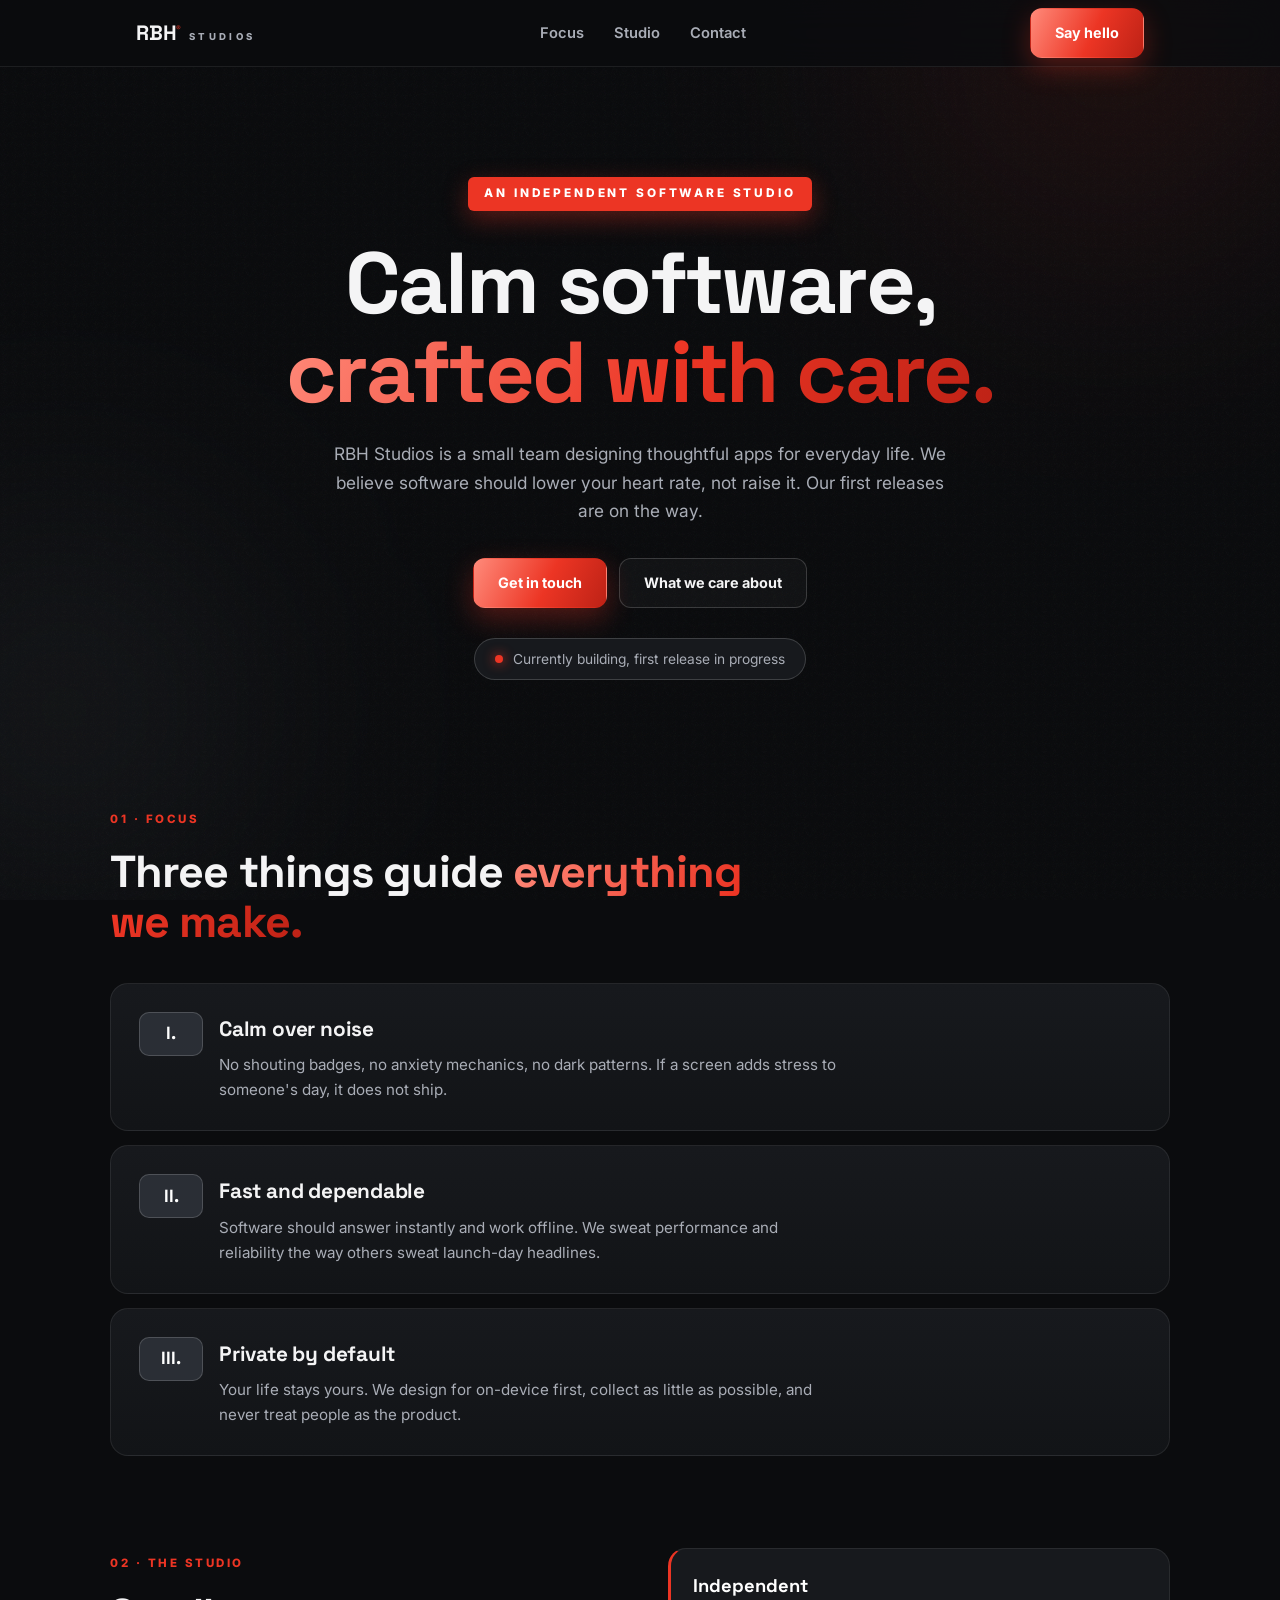
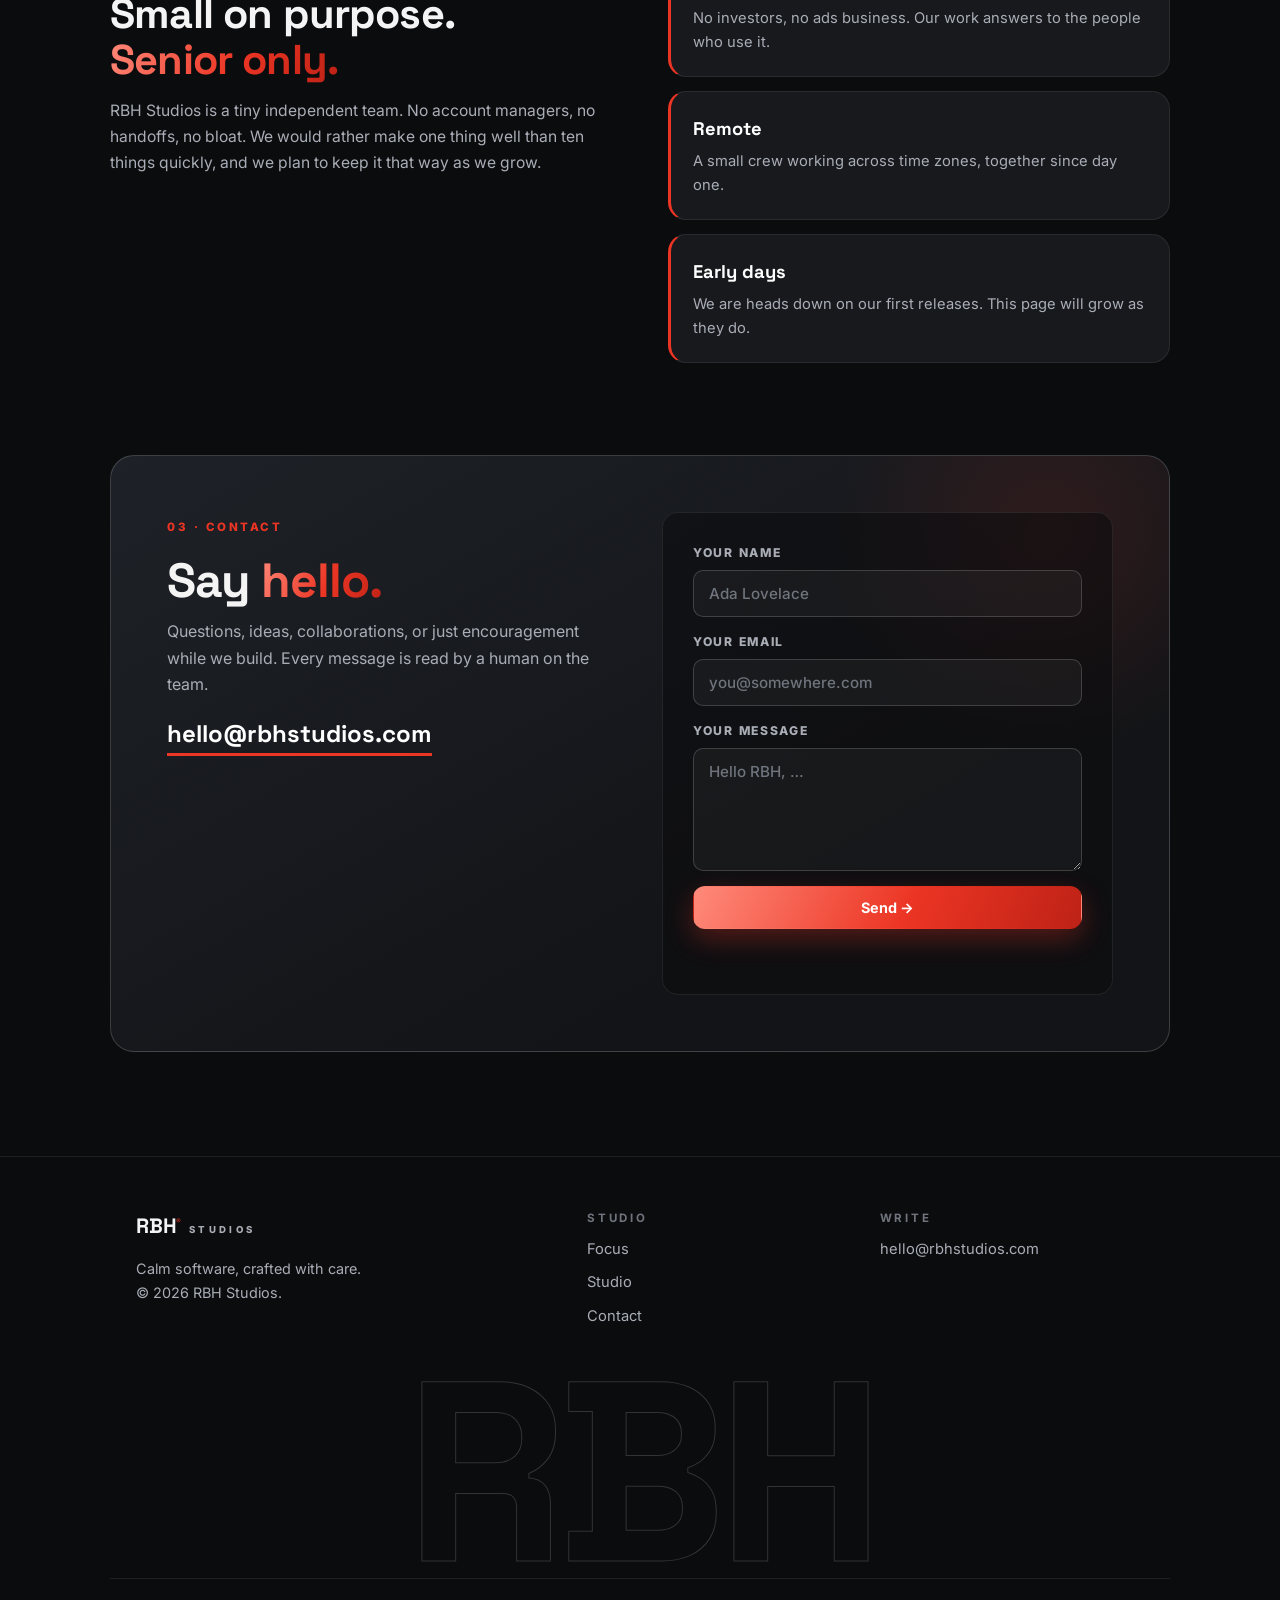
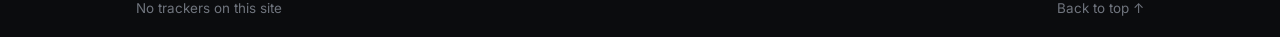
<file: index.html>
<!DOCTYPE html>
<html lang="en">
<head>
  <meta charset="UTF-8" />
  <meta name="viewport" content="width=device-width, initial-scale=1.0" />
  <title>RBH Studios — Calm software, crafted with care</title>
  <meta name="description" content="RBH Studios is a small independent software studio designing calm, thoughtful apps. Our first releases are on the way." />
  <meta name="theme-color" content="#0b0c0e" />
  <meta property="og:type" content="website" />
  <meta property="og:title" content="RBH Studios — Calm software, crafted with care" />
  <meta property="og:description" content="A small independent studio designing thoughtful apps for everyday life." />
  <meta property="og:site_name" content="RBH Studios" />
  <link rel="icon" href="favicon.svg" type="image/svg+xml" />
  <link rel="preconnect" href="https://fonts.googleapis.com" />
  <link rel="preconnect" href="https://fonts.gstatic.com" crossorigin />
  <link rel="stylesheet" href="https://fonts.googleapis.com/css2?family=Space+Grotesk:wght@500;600;700&family=Inter:wght@400;500;600;700;800&display=swap" />
  <link rel="stylesheet" href="styles.css" />
  <script type="application/ld+json">
  {"@context":"https://schema.org","@type":"Organization","name":"RBH Studios","description":"Independent studio designing calm, thoughtful apps.","email":"hello@rbhstudios.com"}
  </script>
</head>
<body>
  <div class="bg" aria-hidden="true">
    <div class="bg__halo bg__halo--a"></div>
    <div class="bg__halo bg__halo--b"></div>
    <div class="bg__grain"></div>
  </div>

  <div class="aura" id="aura" aria-hidden="true"></div>

  <a class="skip-link" href="#main">Skip to content</a>

  <!-- ── Nav ── -->
  <header class="nav" id="top">
    <div class="wrap nav__inner">
      <a class="wordmark" href="#top" aria-label="RBH Studios home">RBH<sup>®</sup><span>Studios</span></a>
      <nav class="nav__links" aria-label="Primary">
        <a href="#focus">Focus</a>
        <a href="#studio">Studio</a>
        <a href="#contact">Contact</a>
      </nav>
      <div class="nav__cta">
        <a class="btn btn--acc magnetic" href="#contact">Say hello</a>
        <button class="nav__burger" id="burger" aria-label="Open menu" aria-expanded="false"><span></span><span></span></button>
      </div>
    </div>
    <div class="mobile-menu" id="mobileMenu">
      <a href="#focus">Focus</a>
      <a href="#studio">Studio</a>
      <a href="#contact" class="btn btn--acc">Say hello</a>
    </div>
  </header>

  <main id="main">
    <!-- ── Hero ── -->
    <section class="mast wrap">
      <p class="mast__eyebrow reveal" data-reveal>An independent software studio</p>
      <h1 class="mast__title">
        <span class="reveal" data-reveal style="--d:.05s">Calm software,</span>
        <span class="reveal" data-reveal style="--d:.12s"><em>crafted with care.</em></span>
      </h1>
      <p class="mast__lede reveal" data-reveal style="--d:.2s">
        RBH Studios is a small team designing thoughtful apps for everyday life.
        We believe software should lower your heart rate, not raise it.
        Our first releases are on the way.
      </p>
      <div class="mast__cta reveal" data-reveal style="--d:.27s">
        <a class="btn btn--acc magnetic" href="#contact">Get in touch</a>
        <a class="btn btn--line" href="#focus">What we care about</a>
      </div>
      <p class="mast__status reveal" data-reveal style="--d:.33s"><span class="livedot" aria-hidden="true"></span> Currently building, first release in progress</p>
    </section>

    <!-- ── Focus ── -->
    <section class="section wrap" id="focus">
      <div class="sec-head reveal" data-reveal>
        <p class="kicker">01 · Focus</p>
        <h2>Three things guide <em>everything we make.</em></h2>
      </div>
      <div class="creed">
        <div class="creed__item reveal" data-reveal><span>I.</span><div><h3>Calm over noise</h3><p>No shouting badges, no anxiety mechanics, no dark patterns. If a screen adds stress to someone's day, it does not ship.</p></div></div>
        <div class="creed__item reveal" data-reveal><span>II.</span><div><h3>Fast and dependable</h3><p>Software should answer instantly and work offline. We sweat performance and reliability the way others sweat launch-day headlines.</p></div></div>
        <div class="creed__item reveal" data-reveal><span>III.</span><div><h3>Private by default</h3><p>Your life stays yours. We design for on-device first, collect as little as possible, and never treat people as the product.</p></div></div>
      </div>
    </section>

    <!-- ── Studio ── -->
    <section class="section wrap studio" id="studio">
      <div class="reveal" data-reveal>
        <p class="kicker">02 · The studio</p>
        <h2>Small on purpose.<br /><em>Senior only.</em></h2>
        <p class="muted">RBH Studios is a tiny independent team. No account managers, no handoffs, no bloat. We would rather make one thing well than ten things quickly, and we plan to keep it that way as we grow.</p>
      </div>
      <ul class="facts reveal" data-reveal>
        <li><b>Independent</b><span>No investors, no ads business. Our work answers to the people who use it.</span></li>
        <li><b>Remote</b><span>A small crew working across time zones, together since day one.</span></li>
        <li><b>Early days</b><span>We are heads down on our first releases. This page will grow as they do.</span></li>
      </ul>
    </section>

    <!-- ── Contact ── -->
    <section class="section wrap" id="contact">
      <div class="invite reveal" data-reveal>
        <div class="invite__copy">
          <p class="kicker">03 · Contact</p>
          <h2>Say <em>hello.</em></h2>
          <p class="muted">Questions, ideas, collaborations, or just encouragement while we build. Every message is read by a human on the team.</p>
          <a class="invite__mail magnetic" href="mailto:hello@rbhstudios.com">hello@rbhstudios.com</a>
        </div>
        <form class="letter" id="contactForm" novalidate>
          <label>Your name<input name="name" required placeholder="Ada Lovelace" autocomplete="name" /></label>
          <label>Your email<input name="email" type="email" required placeholder="you@somewhere.com" autocomplete="email" /></label>
          <label>Your message<textarea name="message" rows="5" required placeholder="Hello RBH, …"></textarea></label>
          <button class="btn btn--acc" type="submit">Send →</button>
          <p class="letter__note" id="formNote" role="status"></p>
        </form>
      </div>
    </section>
  </main>

  <!-- ── Footer ── -->
  <footer class="footer">
    <div class="wrap footer__grid">
      <div>
        <a class="wordmark" href="#top">RBH<sup>®</sup><span>Studios</span></a>
        <p class="muted">Calm software, crafted with care.<br />© <span id="year">2026</span> RBH Studios.</p>
      </div>
      <nav aria-label="Footer"><b>Studio</b><a href="#focus">Focus</a><a href="#studio">Studio</a><a href="#contact">Contact</a></nav>
      <nav aria-label="Footer contact"><b>Write</b><a href="mailto:hello@rbhstudios.com">hello@rbhstudios.com</a></nav>
    </div>
    <p class="footer__giant" aria-hidden="true">RBH</p>
    <div class="wrap footer__base"><span>No trackers on this site</span><a href="#top">Back to top ↑</a></div>
  </footer>

  <button class="to-top" id="toTop" aria-label="Back to top">↑</button>
  <script src="script.js"></script>
</body>
</html>
</file>
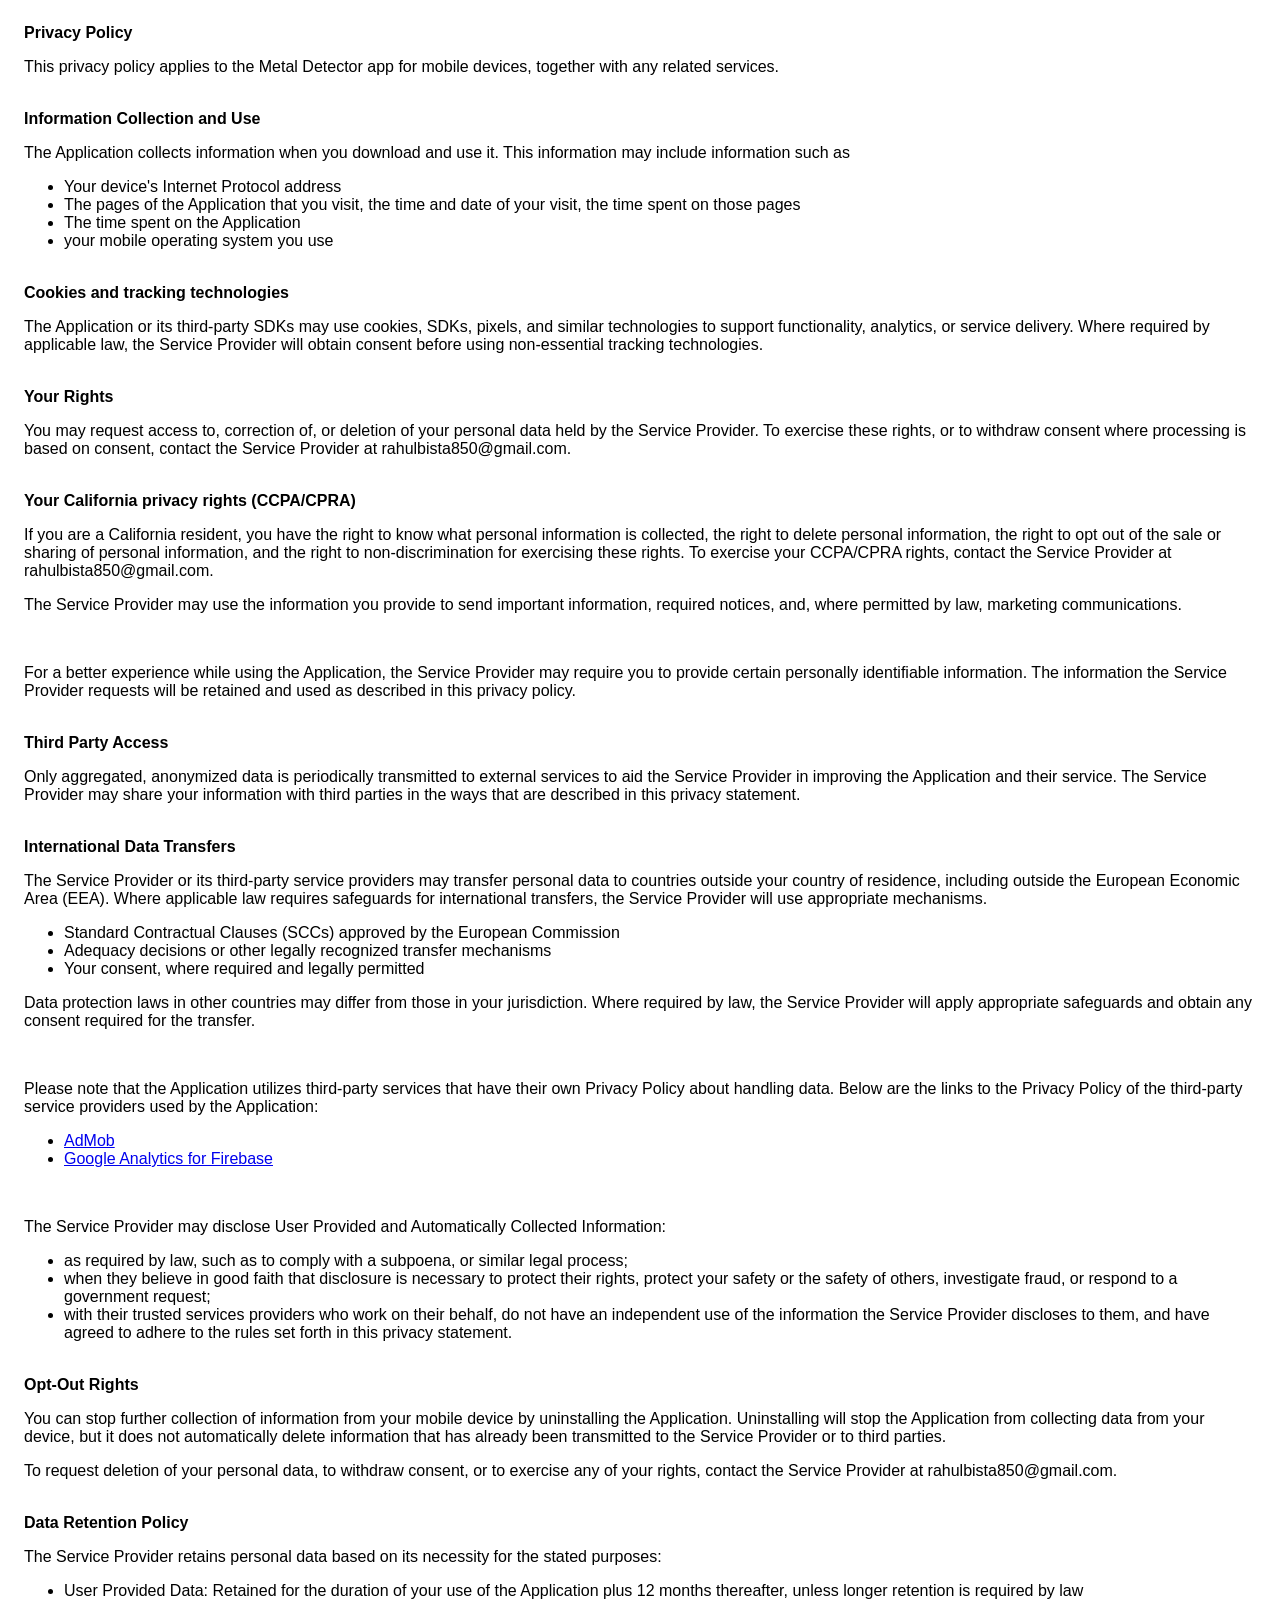
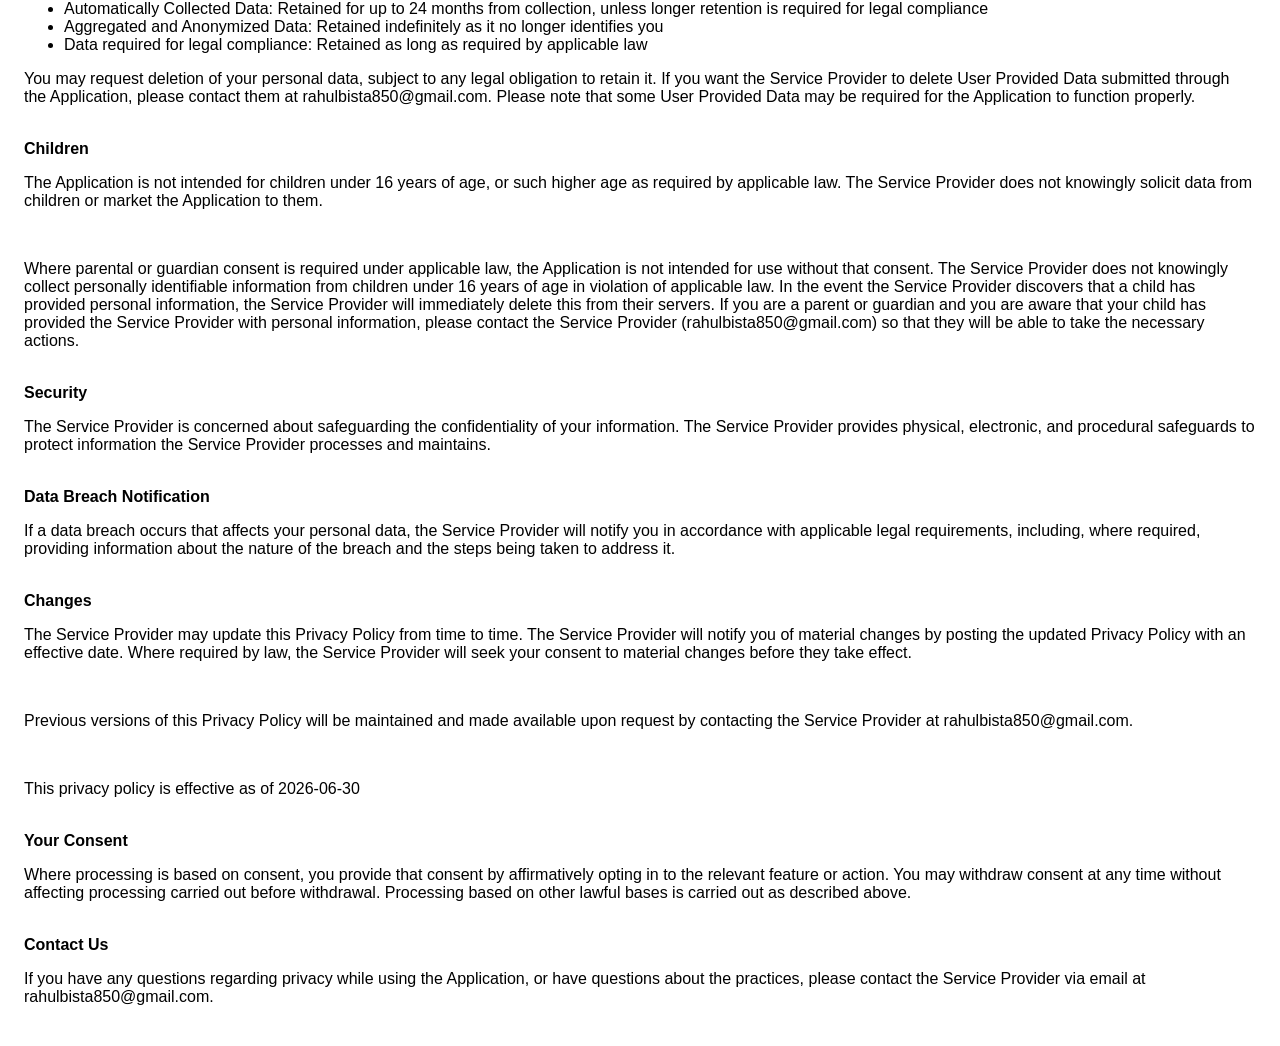
<file: MetalDetector/PrivacyPolicy.html>
<!DOCTYPE html>
<html>
<head>
  <meta charset='utf-8'>
  <meta name='viewport' content='width=device-width'>
  <title>Privacy Policy</title>
  <style>
    body {
      font-family: 'Helvetica Neue', Helvetica, Arial, sans-serif;
      padding: 1em;
    }
  </style>
</head>
<body>
  <strong>Privacy Policy</strong>

  <p>
    This privacy policy applies to the Metal Detector app for mobile devices,
    together with any related services.
  </p>

  <br>

  <strong>Information Collection and Use</strong>

  <p>
    The Application collects information when you download and use it. This
    information may include information such as
  </p>

  <ul>
    <li>Your device's Internet Protocol address</li>
    <li>
      The pages of the Application that you visit, the time and date of your
      visit, the time spent on those pages
    </li>
    <li>The time spent on the Application</li>
    <li>your mobile operating system you use</li>
  </ul>

  <br>

  <strong>Cookies and tracking technologies</strong>

  <p>
    The Application or its third-party SDKs may use cookies, SDKs, pixels, and
    similar technologies to support functionality, analytics, or service
    delivery. Where required by applicable law, the Service Provider will
    obtain consent before using non-essential tracking technologies.
  </p>

  <br>

  <strong>Your Rights</strong>

  <p>
    You may request access to, correction of, or deletion of your personal
    data held by the Service Provider. To exercise these rights, or to
    withdraw consent where processing is based on consent, contact the
    Service Provider at rahulbista850@gmail.com.
  </p>

  <br>

  <strong>Your California privacy rights (CCPA/CPRA)</strong>

  <p>
    If you are a California resident, you have the right to know what
    personal information is collected, the right to delete personal
    information, the right to opt out of the sale or sharing of personal
    information, and the right to non-discrimination for exercising these
    rights. To exercise your CCPA/CPRA rights, contact the Service Provider
    at rahulbista850@gmail.com.
  </p>

  <p>
    The Service Provider may use the information you provide to send
    important information, required notices, and, where permitted by law,
    marketing communications.
  </p>

  <br>

  <p>
    For a better experience while using the Application, the Service Provider
    may require you to provide certain personally identifiable information.
    The information the Service Provider requests will be retained and used
    as described in this privacy policy.
  </p>

  <br>

  <strong>Third Party Access</strong>

  <p>
    Only aggregated, anonymized data is periodically transmitted to external
    services to aid the Service Provider in improving the Application and
    their service. The Service Provider may share your information with third
    parties in the ways that are described in this privacy statement.
  </p>

  <br>

  <strong>International Data Transfers</strong>

  <p>
    The Service Provider or its third-party service providers may transfer
    personal data to countries outside your country of residence, including
    outside the European Economic Area (EEA). Where applicable law requires
    safeguards for international transfers, the Service Provider will use
    appropriate mechanisms.
  </p>

  <ul>
    <li>
      Standard Contractual Clauses (SCCs) approved by the European Commission
    </li>
    <li>
      Adequacy decisions or other legally recognized transfer mechanisms
    </li>
    <li>Your consent, where required and legally permitted</li>
  </ul>

  <p>
    Data protection laws in other countries may differ from those in your
    jurisdiction. Where required by law, the Service Provider will apply
    appropriate safeguards and obtain any consent required for the transfer.
  </p>

  <div>
    <br>
    <p>
      Please note that the Application utilizes third-party services that
      have their own Privacy Policy about handling data. Below are the links
      to the Privacy Policy of the third-party service providers used by the
      Application:
    </p>
    <ul>
      <li>
        <a href="https://policies.google.com/technologies/partner-sites"
           target="_blank" rel="noopener noreferrer">AdMob</a>
      </li>
      <li>
        <a href="https://firebase.google.com/support/privacy"
           target="_blank" rel="noopener noreferrer">
          Google Analytics for Firebase
        </a>
      </li>
    </ul>
  </div>

  <br>

  <p>
    The Service Provider may disclose User Provided and Automatically
    Collected Information:
  </p>

  <ul>
    <li>
      as required by law, such as to comply with a subpoena, or similar legal
      process;
    </li>
    <li>
      when they believe in good faith that disclosure is necessary to protect
      their rights, protect your safety or the safety of others, investigate
      fraud, or respond to a government request;
    </li>
    <li>
      with their trusted services providers who work on their behalf, do not
      have an independent use of the information the Service Provider
      discloses to them, and have agreed to adhere to the rules set forth in
      this privacy statement.
    </li>
  </ul>

  <br>

  <strong>Opt-Out Rights</strong>

  <div>
    <p>
      You can stop further collection of information from your mobile device
      by uninstalling the Application. Uninstalling will stop the Application
      from collecting data from your device, but it does not automatically
      delete information that has already been transmitted to the Service
      Provider or to third parties.
    </p>
  </div>

  <p>
    To request deletion of your personal data, to withdraw consent, or to
    exercise any of your rights, contact the Service Provider at rahulbista850@gmail.com.
  </p>

  <br>

  <strong>Data Retention Policy</strong>

  <p>
    The Service Provider retains personal data based on its necessity for
    the stated purposes:
  </p>

  <ul>
    <li>
      User Provided Data: Retained for the duration of your use of the
      Application plus 12 months thereafter, unless longer retention is
      required by law
    </li>
    <li>
      Automatically Collected Data: Retained for up to 24 months from
      collection, unless longer retention is required for legal compliance
    </li>
    <li>
      Aggregated and Anonymized Data: Retained indefinitely as it no longer
      identifies you
    </li>
    <li>
      Data required for legal compliance: Retained as long as required by
      applicable law
    </li>
  </ul>

  <p>
    You may request deletion of your personal data, subject to any legal
    obligation to retain it. If you want the Service Provider to delete User
    Provided Data submitted through the Application, please contact them at
    rahulbista850@gmail.com. Please note that some User Provided Data may be required for
    the Application to function properly.
  </p>

  <br>

  <strong>Children</strong>

  <p>
    The Application is not intended for children under 16 years of age, or
    such higher age as required by applicable law. The Service Provider does
    not knowingly solicit data from children or market the Application to
    them.
  </p>

  <div>
    <br>
    <p>
      Where parental or guardian consent is required under applicable law,
      the Application is not intended for use without that consent. The
      Service Provider does not knowingly collect personally identifiable
      information from children under 16 years of age in violation of
      applicable law. In the event the Service Provider discovers that a
      child has provided personal information, the Service Provider will
      immediately delete this from their servers. If you are a parent or
      guardian and you are aware that your child has provided the Service
      Provider with personal information, please contact the Service
      Provider (rahulbista850@gmail.com) so that they will be able to take the necessary
      actions.
    </p>
  </div>

  <br>

  <strong>Security</strong>

  <p>
    The Service Provider is concerned about safeguarding the confidentiality
    of your information. The Service Provider provides physical, electronic,
    and procedural safeguards to protect information the Service Provider
    processes and maintains.
  </p>

  <br>

  <strong>Data Breach Notification</strong>

  <p>
    If a data breach occurs that affects your personal data, the Service
    Provider will notify you in accordance with applicable legal
    requirements, including, where required, providing information about the
    nature of the breach and the steps being taken to address it.
  </p>

  <br>

  <strong>Changes</strong>

  <p>
    The Service Provider may update this Privacy Policy from time to time.
    The Service Provider will notify you of material changes by posting the
    updated Privacy Policy with an effective date. Where required by law,
    the Service Provider will seek your consent to material changes before
    they take effect.
  </p>

  <br>

  <p>
    Previous versions of this Privacy Policy will be maintained and made
    available upon request by contacting the Service Provider at rahulbista850@gmail.com.
  </p>

  <br>

  <p>This privacy policy is effective as of 2026-06-30</p>

  <br>

  <strong>Your Consent</strong>

  <p>
    Where processing is based on consent, you provide that consent by
    affirmatively opting in to the relevant feature or action. You may
    withdraw consent at any time without affecting processing carried out
    before withdrawal. Processing based on other lawful bases is carried out
    as described above.
  </p>

  <br>

  <strong>Contact Us</strong>

  <p>
    If you have any questions regarding privacy while using the Application,
    or have questions about the practices, please contact the Service
    Provider via email at rahulbista850@gmail.com.
  </p>

</body>
</html>
</file>
<file: styles.css>
/* RBH Studios — modern theme drawn from the AULA F75 palette:
   near-black case, graphite + gray keycaps, signal-red strip, off-white legends */
:root{
  --ink:#0b0c0e;
  --coal:#121417;
  --card:#17191d;
  --card2:#1e2127;
  --key:#2a2e35;
  --line:rgba(255,255,255,.08);
  --line2:rgba(255,255,255,.17);
  --paper:#f4f4f5;
  --gray:#a9adb6;
  --faint:#6f747d;
  --acc:#ec3524;
  --acc-hi:#ff8a7a;
  --acc-deep:#9e150c;
  --acc-grad:linear-gradient(115deg,var(--acc-hi) 0%,var(--acc) 55%,var(--acc-deep) 130%);
  --r-lg:18px;
  --disp:'Space Grotesk',system-ui,sans-serif;
  --sans:'Inter',system-ui,-apple-system,sans-serif;
  --shadow:0 24px 70px rgba(0,0,0,.55);
  --nav-h:66px;
}
*{box-sizing:border-box;margin:0;padding:0}
html{scroll-behavior:smooth;scroll-padding-top:96px}
body{background:var(--ink);color:var(--paper);font-family:var(--sans);line-height:1.65;overflow-x:hidden;-webkit-font-smoothing:antialiased}
a{color:inherit;text-decoration:none}
.wrap{max-width:1060px;margin:0 auto;padding:0 26px}
.muted{color:var(--gray)}
em{font-style:normal;background:var(--acc-grad);-webkit-background-clip:text;background-clip:text;color:transparent}
::selection{background:var(--acc);color:#fff}

/* backdrop */
.bg{position:fixed;inset:0;z-index:-2;overflow:hidden}
.bg__halo{position:absolute;border-radius:50%;filter:blur(120px)}
.bg__halo--a{width:54vw;height:54vw;top:-24vw;right:-14vw;background:radial-gradient(circle,rgba(236,53,36,.13),transparent 65%)}
.bg__halo--b{width:46vw;height:46vw;top:46vh;left:-18vw;background:radial-gradient(circle,rgba(130,140,155,.13),transparent 65%)}
.bg__grain{position:absolute;inset:0;opacity:.07;background-image:url("data:image/svg+xml,%3Csvg xmlns='http://www.w3.org/2000/svg' width='140' height='140'%3E%3Cfilter id='n'%3E%3CfeTurbulence baseFrequency='.9'/%3E%3C/filter%3E%3Crect width='140' height='140' filter='url(%23n)' opacity='.9'/%3E%3C/svg%3E")}
.skip-link{position:absolute;left:-999px;top:8px;background:var(--acc);color:#fff;padding:8px 14px;border-radius:10px;z-index:200;font-weight:700}
.skip-link:focus{left:8px}

/* nav */
.nav{position:sticky;top:0;z-index:50;background:rgba(11,12,14,.8);backdrop-filter:blur(16px);-webkit-backdrop-filter:blur(16px);border-bottom:1px solid var(--line)}
.nav__inner{height:var(--nav-h);display:flex;align-items:center;justify-content:space-between;gap:16px}
.wordmark{font-family:var(--disp);font-weight:700;font-size:1.3rem;letter-spacing:-.01em}
.wordmark sup{font-size:.58rem;color:var(--acc)}
.wordmark span{font-family:var(--sans);font-size:.6rem;font-weight:800;letter-spacing:.34em;text-transform:uppercase;color:var(--gray);margin-left:8px}
.nav__links{display:flex;gap:30px;font-size:.92rem;color:var(--gray);font-weight:600}
.nav__links a{transition:color .2s}
.nav__links a:hover{color:#fff}
.nav__cta{display:flex;align-items:center}
.btn{display:inline-flex;align-items:center;justify-content:center;gap:8px;padding:12px 24px;border-radius:12px;font-weight:700;font-size:.9rem;border:1px solid transparent;cursor:pointer;transition:transform .18s,box-shadow .18s,background .18s,border-color .18s,color .18s;white-space:nowrap;font-family:var(--sans)}
.btn--acc{background:var(--acc-grad);color:#fff;box-shadow:0 10px 28px rgba(236,53,36,.32)}
.btn--acc:hover{transform:translateY(-2px);box-shadow:0 16px 38px rgba(236,53,36,.42)}
.btn--line{border-color:var(--line2);color:var(--paper);background:rgba(255,255,255,.03)}
.btn--line:hover{border-color:var(--acc);color:#fff;transform:translateY(-2px)}
.nav__burger{display:none;flex-direction:column;gap:6px;background:none;border:0;cursor:pointer;padding:8px}
.nav__burger span{width:22px;height:2px;background:var(--paper);border-radius:2px}
.mobile-menu{display:none;flex-direction:column;gap:4px;padding:12px 26px 18px;border-top:1px solid var(--line)}
.mobile-menu a{padding:10px 4px;color:var(--gray);font-weight:600}
.mobile-menu.open{display:flex}

/* hero */
.mast{padding:110px 26px 40px;text-align:center}
.mast__eyebrow{display:inline-block;font-size:.74rem;font-weight:800;letter-spacing:.24em;text-transform:uppercase;color:#fff;background:var(--acc);padding:7px 16px;border-radius:6px;box-shadow:0 8px 24px rgba(236,53,36,.35)}
.mast__title{font-family:var(--disp);font-weight:700;font-size:clamp(2.8rem,7.4vw,5.4rem);line-height:1.04;letter-spacing:-.03em;margin:28px 0 22px}
.mast__title>span{display:block}
.mast__title .ch{display:inline-block;transition:transform .25s cubic-bezier(.2,.7,.3,1.4),filter .25s}
.mast__title .ch:hover{transform:translateY(-10px) rotate(-3deg);filter:brightness(1.5)}
.mast__lede{max-width:58ch;margin:0 auto;color:var(--gray);font-size:1.08rem}
.mast__cta{display:flex;gap:12px;justify-content:center;flex-wrap:wrap;margin:32px 0 30px}
.mast__status{display:inline-flex;align-items:center;gap:10px;font-size:.86rem;color:var(--gray);border:1px solid var(--line2);border-radius:999px;padding:9px 20px;background:var(--card)}
.livedot{width:8px;height:8px;border-radius:50%;background:var(--acc);box-shadow:0 0 12px var(--acc);animation:blink 2s infinite}
@keyframes blink{50%{opacity:.4}}

/* sections */
.section{padding:84px 0 8px}
.sec-head{max-width:640px;margin-bottom:36px}
.sec-head h2{font-family:var(--disp);font-weight:700;font-size:clamp(1.9rem,3.8vw,2.8rem);line-height:1.12;letter-spacing:-.02em;margin:16px 0 0}
.kicker{display:inline-block;font-size:.72rem;font-weight:800;letter-spacing:.22em;text-transform:uppercase;color:var(--acc)}

/* creed */
.creed{display:grid;gap:14px}
.creed__item{display:grid;grid-template-columns:64px 1fr;gap:16px;padding:28px;background:linear-gradient(180deg,var(--card),var(--coal));border:1px solid var(--line);border-radius:var(--r-lg);transition:border-color .2s,transform .2s}
.creed__item:hover{border-color:rgba(236,53,36,.45);transform:translateY(-3px)}
.creed__item>span{font-family:var(--disp);font-weight:700;font-size:1.1rem;color:#fff;background:var(--key);border:1px solid var(--line2);border-radius:10px;height:44px;display:flex;align-items:center;justify-content:center}
.creed__item h3{font-family:var(--disp);font-size:1.3rem;font-weight:700;margin-bottom:6px;letter-spacing:-.01em}
.creed__item p{color:var(--gray);font-size:.95rem;max-width:62ch}

/* studio split */
.studio{display:grid;grid-template-columns:1fr 1fr;gap:56px;align-items:start}
.studio h2{font-family:var(--disp);font-weight:700;font-size:clamp(1.9rem,3.4vw,2.6rem);line-height:1.12;letter-spacing:-.02em;margin:16px 0 14px}
.studio .muted{font-size:.98rem}
.facts{list-style:none;display:grid;gap:14px}
.facts li{display:grid;gap:4px;padding:22px;background:var(--card);border:1px solid var(--line);border-radius:var(--r-lg);border-left:3px solid var(--acc)}
.facts b{font-family:var(--disp);font-size:1.15rem;color:#fff;font-weight:700}
.facts span{color:var(--gray);font-size:.92rem}

/* invite / letter */
.invite{display:grid;grid-template-columns:1fr 1fr;gap:44px;background:linear-gradient(150deg,var(--card2),var(--coal) 70%);border:1px solid var(--line2);border-radius:24px;padding:56px;position:relative;overflow:hidden}
.invite::before{content:"";position:absolute;width:480px;height:480px;background:radial-gradient(circle,rgba(236,53,36,.12),transparent 65%);top:-160px;right:-120px}
.invite__copy h2{font-family:var(--disp);font-weight:700;font-size:clamp(2.2rem,3.8vw,3rem);margin:16px 0 12px;line-height:1.08;letter-spacing:-.02em}
.invite__mail{display:inline-block;font-family:var(--disp);font-weight:700;font-size:clamp(1.15rem,2.4vw,1.5rem);color:#fff;border-bottom:3px solid var(--acc);margin-top:16px;transition:.2s}
.invite__mail:hover{color:var(--acc-hi)}
.letter{display:grid;gap:15px;background:rgba(11,12,14,.55);border:1px solid var(--line);border-radius:16px;padding:30px;position:relative;z-index:1}
.letter label{display:grid;gap:7px;font-size:.76rem;font-weight:800;letter-spacing:.14em;text-transform:uppercase;color:var(--gray)}
.letter input,.letter textarea{background:rgba(255,255,255,.045);border:1px solid var(--line2);border-radius:10px;padding:13px 15px;color:var(--paper);font:500 .95rem var(--sans);width:100%;resize:vertical;transition:.2s}
.letter input:focus,.letter textarea:focus{outline:none;border-color:var(--acc);box-shadow:0 0 0 3px rgba(236,53,36,.18)}
.letter input::placeholder,.letter textarea::placeholder{color:var(--faint)}
.letter__note{font-size:.88rem;min-height:1.4em;color:#8fd694}

/* footer */
.footer{border-top:1px solid var(--line);margin-top:96px;overflow:hidden}
.footer__grid{display:grid;grid-template-columns:1.6fr 1fr 1fr;gap:28px;padding:52px 26px 10px}
.footer__grid nav{display:grid;gap:9px;align-content:start;font-size:.92rem;color:var(--gray)}
.footer__grid nav b{font-size:.72rem;letter-spacing:.24em;text-transform:uppercase;color:var(--faint)}
.footer__grid nav a:hover{color:#fff}
.footer .muted{font-size:.9rem;margin-top:14px}
.footer__giant{font-family:var(--disp);font-weight:700;font-size:clamp(5rem,20vw,16rem);line-height:.9;text-align:center;letter-spacing:-.04em;color:transparent;-webkit-text-stroke:1px rgba(255,255,255,.16);margin:20px 0 -10px;user-select:none}
.footer__base{display:flex;justify-content:space-between;gap:12px;flex-wrap:wrap;border-top:1px solid var(--line);padding:18px 26px;color:var(--faint);font-size:.84rem}
.footer__base a:hover{color:#fff}

.to-top{position:fixed;bottom:22px;right:22px;width:48px;height:48px;border-radius:12px;background:var(--acc);color:#fff;border:0;font-size:1.2rem;font-weight:800;cursor:pointer;opacity:0;pointer-events:none;transition:.3s;z-index:60;box-shadow:0 10px 28px rgba(236,53,36,.4)}
.to-top.show{opacity:1;pointer-events:auto}

/* reveal */
.reveal{opacity:0;transform:translateY(24px);transition:opacity .7s ease var(--d,0s),transform .7s cubic-bezier(.2,.7,.2,1) var(--d,0s)}
.reveal.in{opacity:1;transform:none}

/* cursor aura — a soft red flashlight that trails the pointer */
.aura{position:fixed;top:0;left:0;width:360px;height:360px;margin:-180px 0 0 -180px;border-radius:50%;pointer-events:none;z-index:1;background:radial-gradient(circle,rgba(236,53,36,.15),rgba(236,53,36,.04) 45%,transparent 70%);opacity:0;transition:opacity .4s,transform .3s}
.aura.on{opacity:1}
.aura.big{transform:scale(1.6)}
@media(pointer:coarse){.aura{display:none}}

/* responsive */
@media(max-width:900px){
  .studio{grid-template-columns:1fr;gap:36px}
  .invite{grid-template-columns:1fr;padding:36px}
}
@media(max-width:640px){
  .nav__links{display:none}
  .nav__burger{display:flex}
  .mast{padding-top:72px}
  .section{padding:60px 0 6px}
  .invite{padding:26px;border-radius:20px}
  .footer__grid{grid-template-columns:1fr}
  .creed__item{grid-template-columns:48px 1fr}
  .creed__item>span{height:38px}
}
@media(prefers-reduced-motion:reduce){
  *,*::before,*::after{animation-duration:.01ms!important;transition-duration:.01ms!important}
  html{scroll-behavior:auto}
  .reveal{opacity:1;transform:none}
}
</file>
